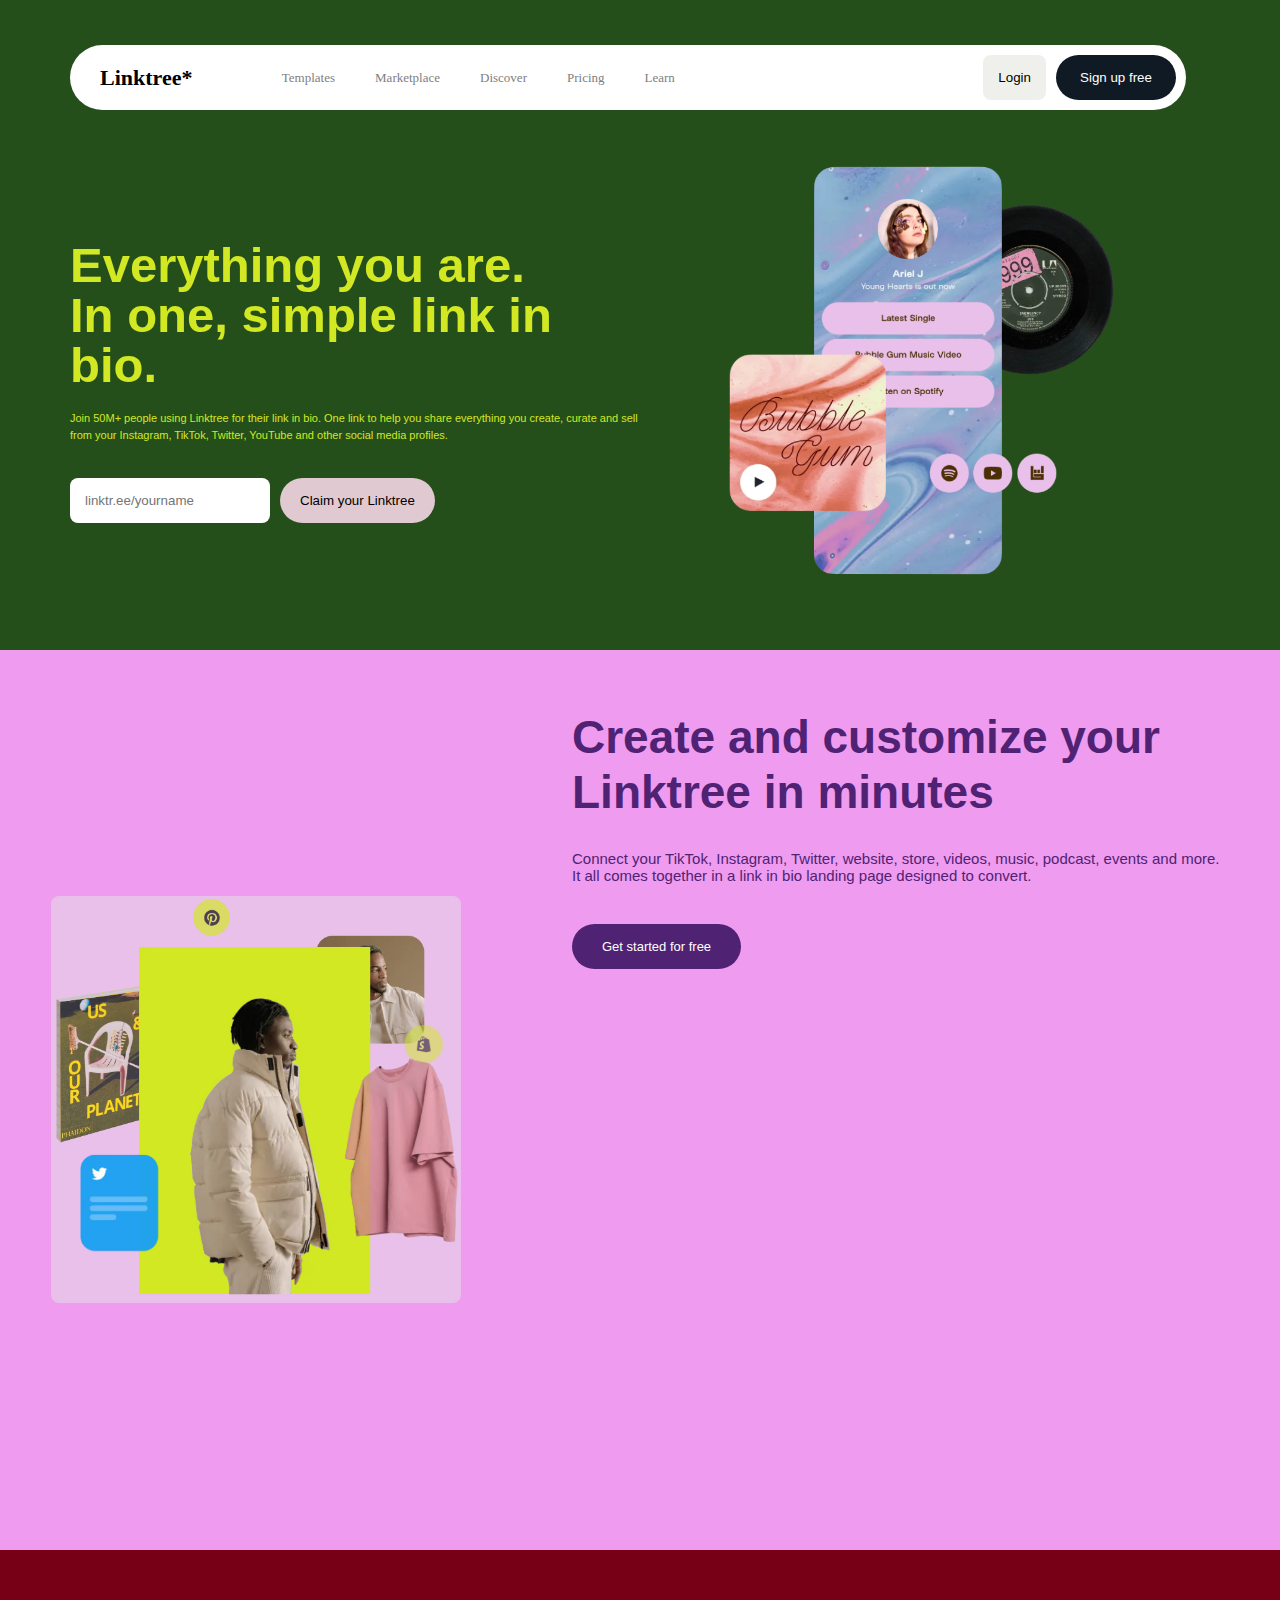
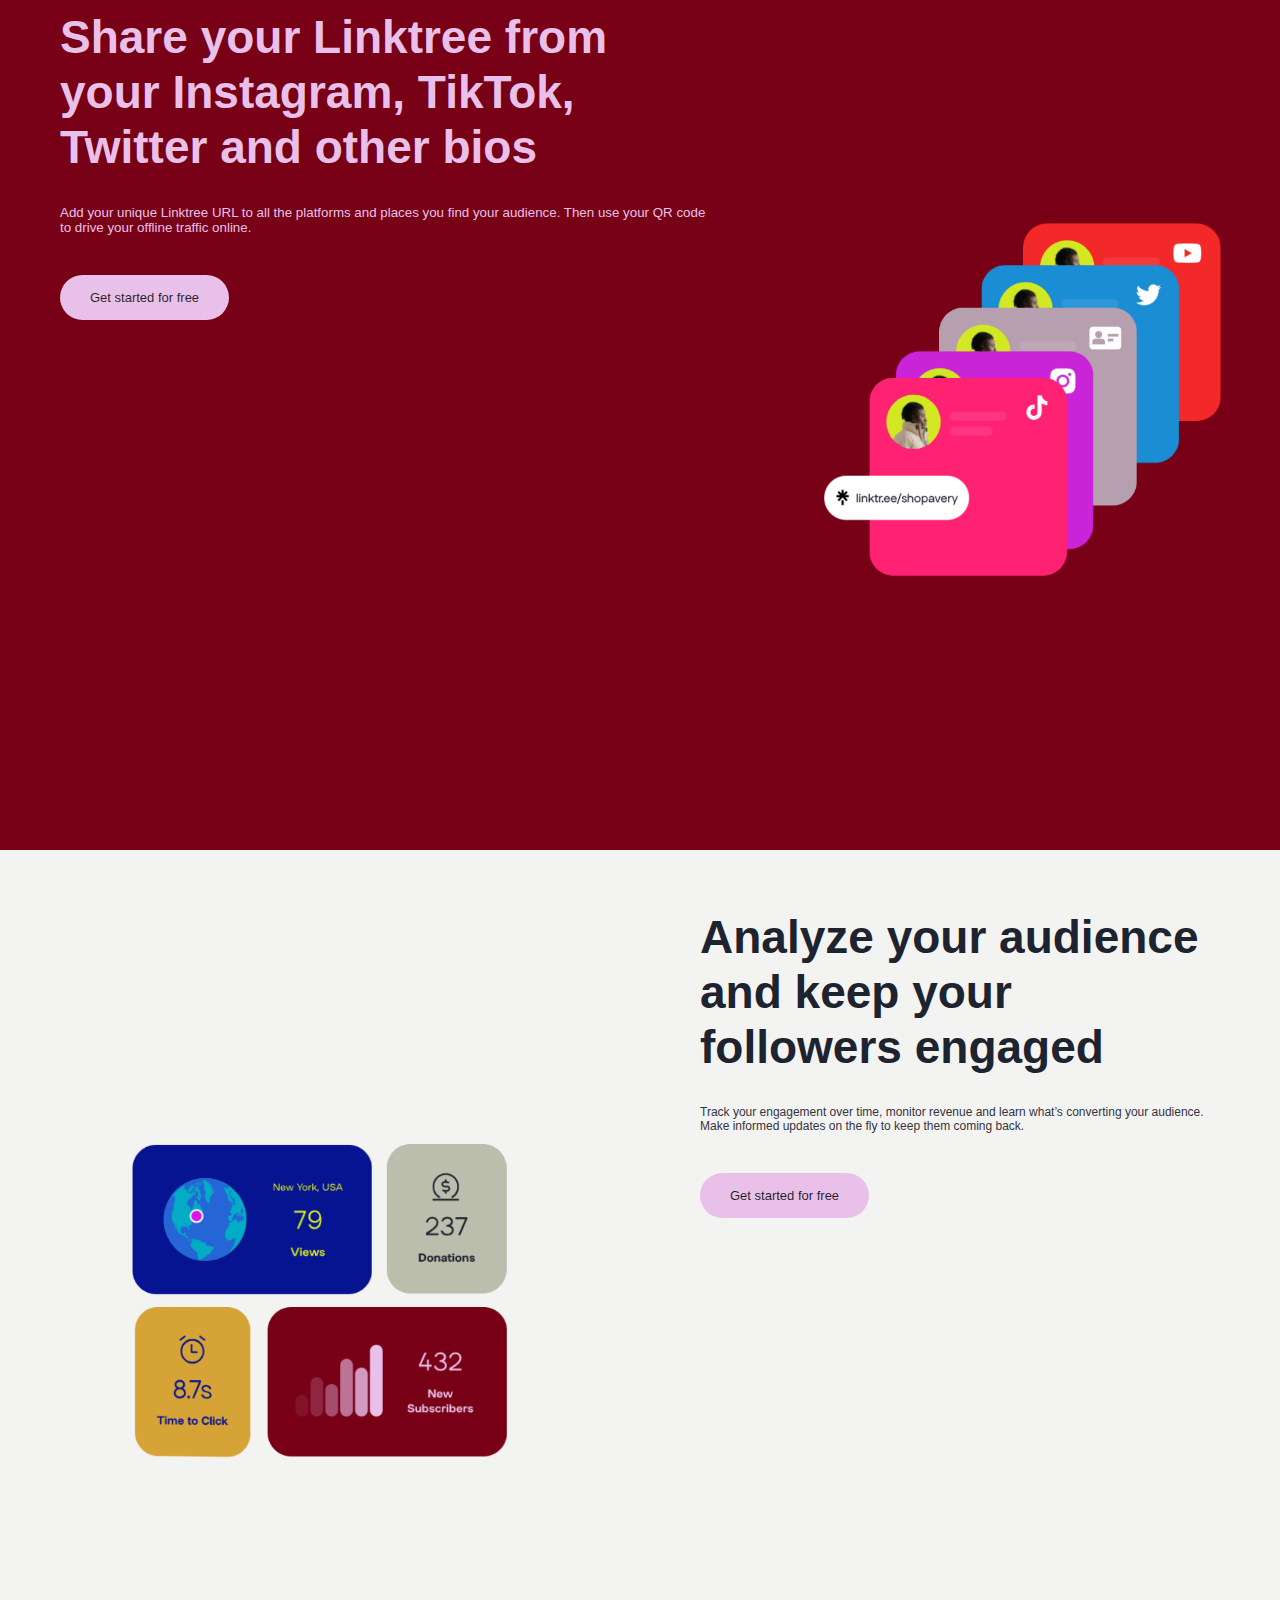
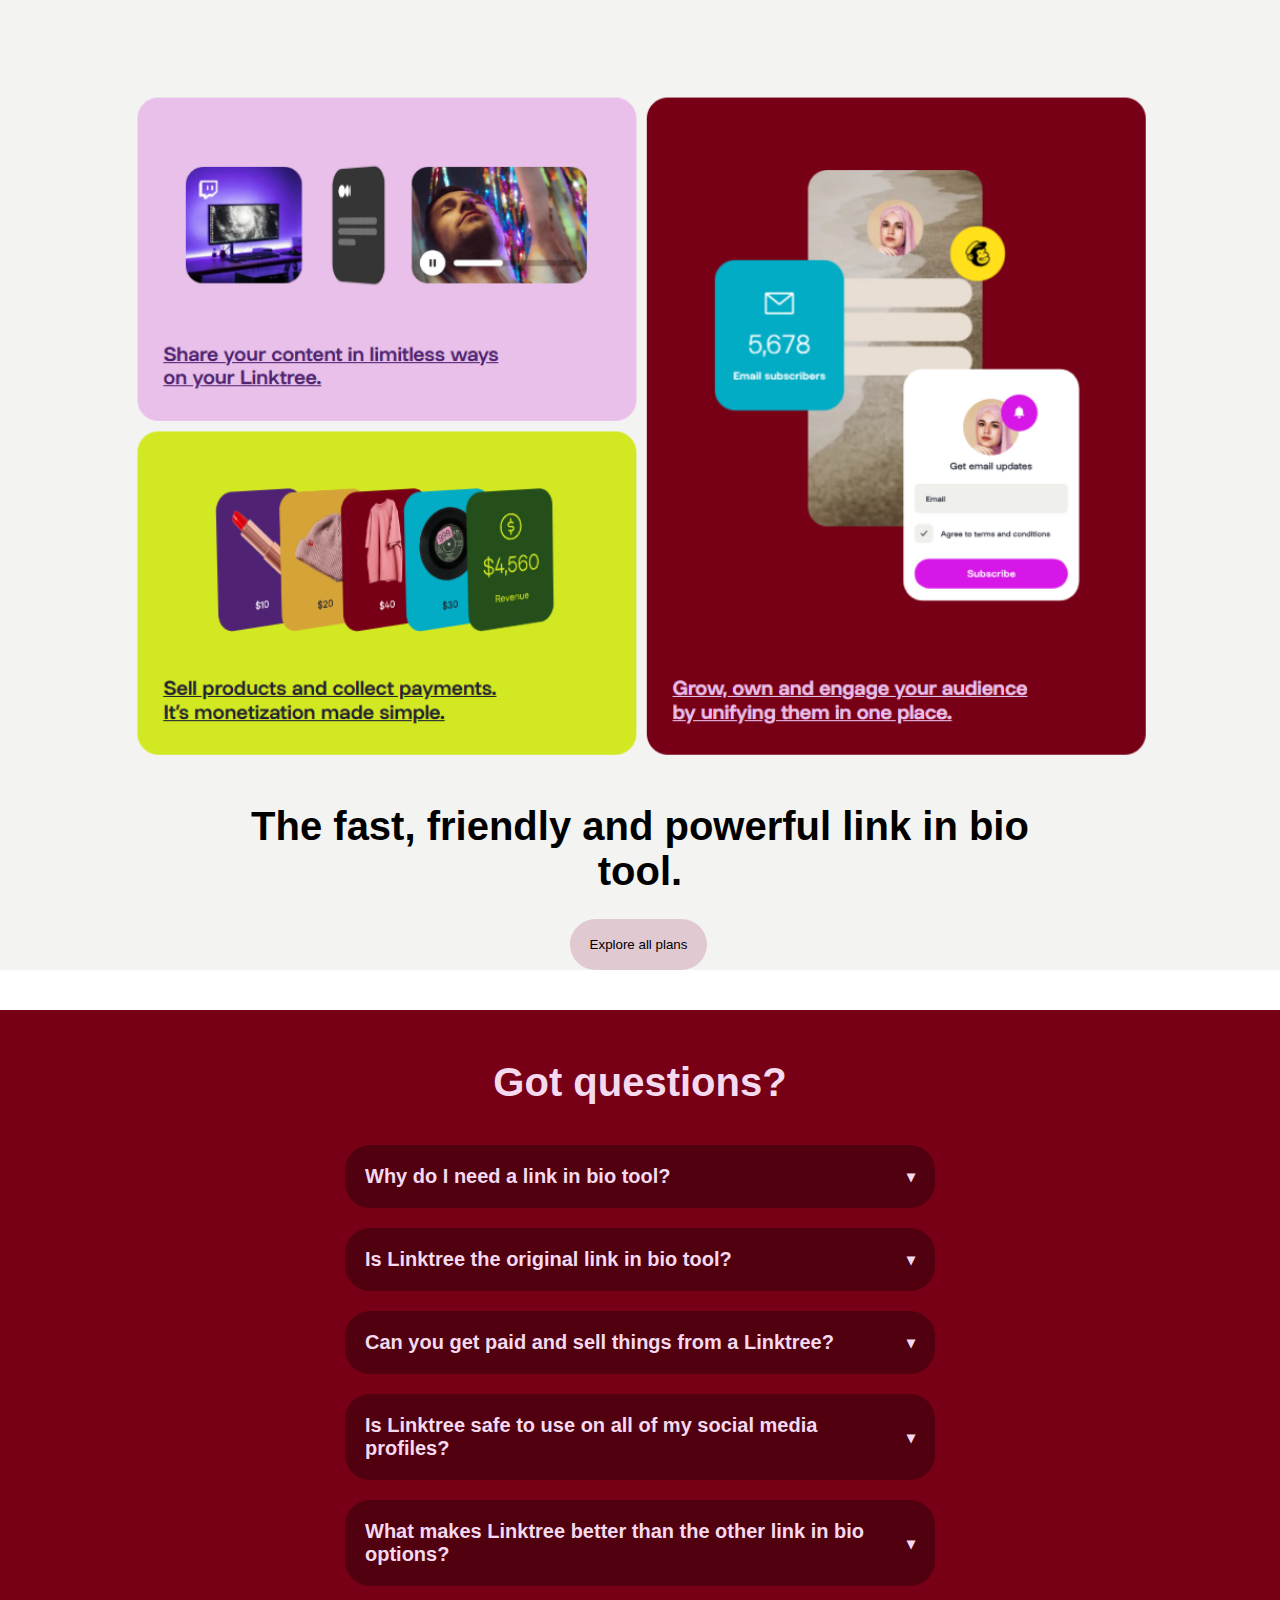
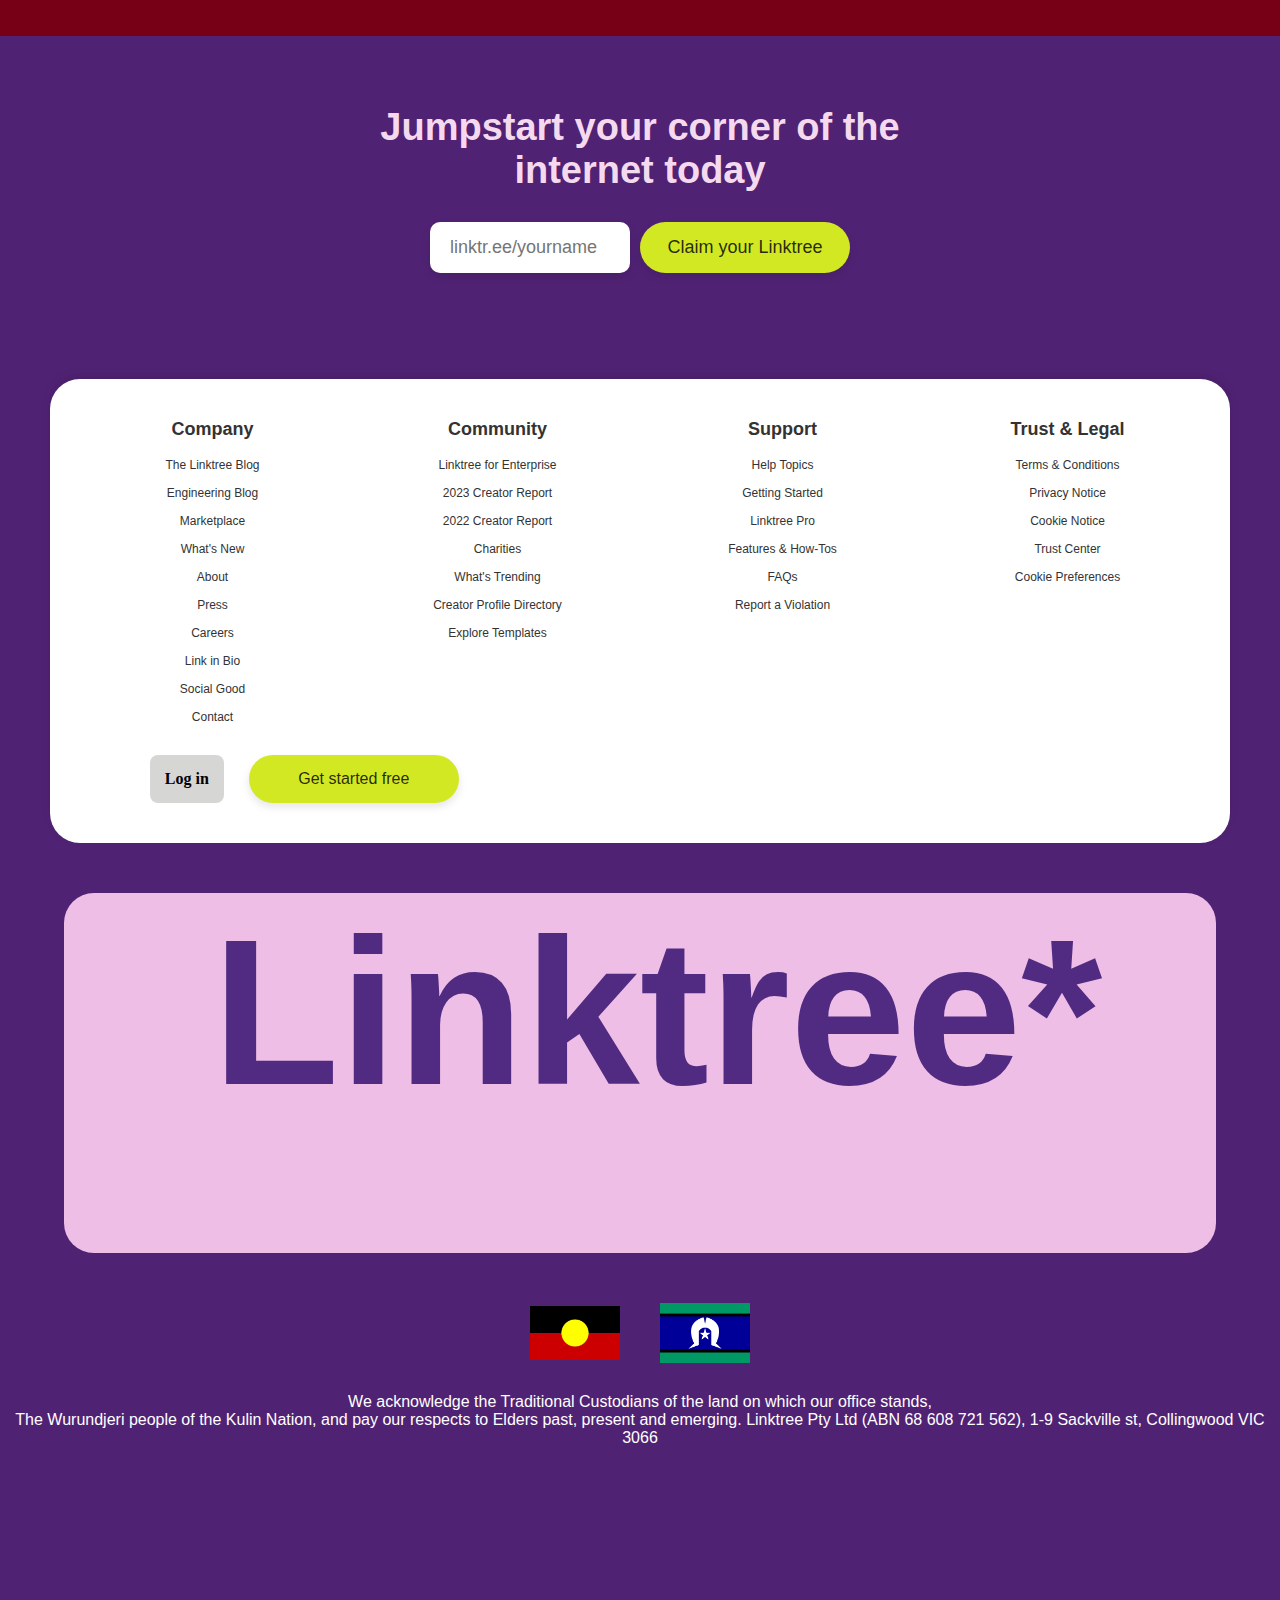
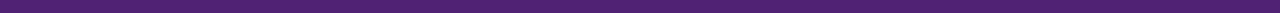
<file: index.html>
<!DOCTYPE html>
<html lang="en">
  <head>
    <meta charset="UTF-8" />
    <meta name="viewport" content="width=device-width, initial-scale=1.0" />
    <title>Linktree Clone</title>
    <link rel="stylesheet" href="style.css" />
  </head>
  <body>
    <div class="container">
      <header>
        <div class="logo">
          <h1>Linktree*</h1>
        </div>
        <nav>
          <ul>
            <li><a href="#">Templates</a></li>
            <li><a href="#">Marketplace</a></li>
            <li><a href="#" class="hover-link">Discover</a></li>
            <li><a href="#">Pricing</a></li>
            <li><a href="#">Learn</a></li>
          </ul>
        </nav>
        <div class="auth-buttons">
          <button class="login"><a href="login.html">Login</button></a>
          <button class="signup"><a href="signup.html" class="sign">Sign up free</button></a>
        </div>
      </header>
      <main>
        <div class="content">
          <h2>Everything you are.<br />In one, simple link in bio.</h2>
          <p>
            Join 50M+ people using Linktree for their link in bio. One link to
            help you share everything you create, curate and sell from your
            Instagram, TikTok, Twitter, YouTube and other social media profiles.
          </p>
          <div class="cta">
            <input type="text" placeholder="linktr.ee/yourname" />
            <button class="claim">Claim your Linktree</button>
          </div>
        </div>
        <div class="preview card">
          <img src="Screenshot (7).png" alt="Profile" class="profile" />
          <img src="Screenshot (8).png" alt="Profile" class="profile" />
          <img src="Screenshot (9).png" alt="Profile" class="profile" />
          <img src="Screenshot (10).png" alt="Profile" class="profile" />
          <img src="Screenshot (11).png" alt="Profile" class="profile" />
          </div>
        </div>
      </main>

     
    </div>
<div class="container2">
    <div class="left-section">
      <img src="Screenshot (14).png" alt="Sample" class="sample-image" />
    </div>
    <div class="right-section">
      <h1>Create and customize your Linktree in minutes</h1>
      <p>
        Connect your TikTok, Instagram, Twitter, website, store, videos, music,
        podcast, events and more. It all comes together in a link in bio landing
        page designed to convert.
      </p>
      <a href="#" class="get-started-btn">Get started for free</a>
    </div>
  </div>

  <div class="container2 container3">
    <div class="right-section">
        <h1>Share your Linktree from your Instagram, TikTok, Twitter and other bios</h1>
        <p>Add your unique Linktree URL to all the platforms and places you find your audience. Then use your QR code to drive your offline traffic online.</p>
        <a href="#" class="get-started-btn">Get started for free</a>
    </div>
    <div class="left-section">
        <img src="Screenshot (15).png" alt="Sample" class="sample-image">
    </div>
</div>


<div class="container2 container4">
  <div class="left-section">
    <img src="Screenshot (16).png" alt="Sample" class="sample-image" style="width: 60%;">
</div>
  <div class="right-section">
      <h1>Analyze your audience and keep your followers engaged</h1>
      <p>Track your engagement over time, monitor revenue and learn what’s converting your audience. Make informed
          updates on the fly to keep them coming back.</p>
      <a href="#" class="get-started-btn">Get started for free</a>
  </div>
</div>

<div class="container4">
 <img src="Screenshot (26).png" alt="img" style="width: 80%; margin-left: 10%; margin-top: -5%;">

 <h1 style="text-align: center; font-size: 40px; margin-top: 3%;">The fast, friendly and powerful link in bio <br>tool.</h1>
 <button class="claim" style="margin-left: 44.5%; margin-top: 2%;  padding: 18px 20px;
 background-color: #e0c9d0;
 border: none;
 cursor: pointer;
 color: black;
 border-radius: 50px;">Explore all plans</button>
</div>


<div class="faq-container">
  <h1>Got questions?</h1>
  <div class="accordion">
      <div class="accordion-item">
          <button class="accordion-button">Why do I need a link in bio tool?
              <span class="arrow">&#9662;</span>
          </button>
          <div class="accordion-content">
              <p>A link in bio tool allows you to share multiple links on platforms like Instagram, where only one link is allowed in the bio.</p>
          </div>
      </div>
      <div class="accordion-item">
          <button class="accordion-button">Is Linktree the original link in bio tool?
              <span class="arrow">&#9662;</span>
          </button>
          <div class="accordion-content">
              <p>Linktree is one of the first and most popular link in bio tools, but there are now many other alternatives available.</p>
          </div>
      </div>
      <div class="accordion-item">
          <button class="accordion-button">Can you get paid and sell things from a Linktree?
              <span class="arrow">&#9662;</span>
          </button>
          <div class="accordion-content">
              <p>Yes, Linktree allows you to add payment links, sell products, and accept donations directly from your bio.</p>
          </div>
      </div>
      <div class="accordion-item">
          <button class="accordion-button">Is Linktree safe to use on all of my social media profiles?
              <span class="arrow">&#9662;</span>
          </button>
          <div class="accordion-content">
              <p>Linktree is safe to use and is compatible with all major social media platforms, including Instagram, TikTok, and more.</p>
          </div>
      </div>
      <div class="accordion-item">
          <button class="accordion-button">What makes Linktree better than the other link in bio options?
              <span class="arrow">&#9662;</span>
          </button>
          <div class="accordion-content">
              <p>Linktree offers extensive customization options, analytics, and integrations, making it a robust choice for businesses and creators.</p>
          </div>
      </div>
  </div>
</div>

<div class="cta-container">
  <h1>Jumpstart your corner of the <br>internet today</h1>
  <div class="cta-form">
      <input type="text" class="cta-input" placeholder="linktr.ee/yourname">
      <button class="cta-button">Claim your Linktree</button>
  </div>

  <footer class="footer">
    <div class="footer-container">
        <div class="footer-column">
            <h3>Company</h3>
            <ul>
                <li><a href="#">The Linktree Blog</a></li>
                <li><a href="#">Engineering Blog</a></li>
                <li><a href="#">Marketplace</a></li>
                <li><a href="#">What's New</a></li>
                <li><a href="#">About</a></li>
                <li><a href="#">Press</a></li>
                <li><a href="#">Careers</a></li>
                <li><a href="#">Link in Bio</a></li>
                <li><a href="#">Social Good</a></li>
                <li><a href="#">Contact</a></li>
            </ul>
        </div>
        <div class="footer-column">
            <h3>Community</h3>
            <ul>
                <li><a href="#">Linktree for Enterprise</a></li>
                <li><a href="#">2023 Creator Report</a></li>
                <li><a href="#">2022 Creator Report</a></li>
                <li><a href="#">Charities</a></li>
                <li><a href="#">What's Trending</a></li>
                <li><a href="#">Creator Profile Directory</a></li>
                <li><a href="#">Explore Templates</a></li>
            </ul>
        </div>
        <div class="footer-column">
            <h3>Support</h3>
            <ul>
                <li><a href="#">Help Topics</a></li>
                <li><a href="#">Getting Started</a></li>
                <li><a href="#">Linktree Pro</a></li>
                <li><a href="#">Features & How-Tos</a></li>
                <li><a href="#">FAQs</a></li>
                <li><a href="#">Report a Violation</a></li>
            </ul>
        </div>
        <div class="footer-column">
            <h3>Trust & Legal</h3>
            <ul>
                <li><a href="#">Terms & Conditions</a></li>
                <li><a href="#">Privacy Notice</a></li>
                <li><a href="#">Cookie Notice</a></li>
                <li><a href="#">Trust Center</a></li>
                <li><a href="#">Cookie Preferences</a></li>
            </ul>
        </div>
    </div>

    <div class="footer-container">
        <div class="footer-buttons">
            <a href="#" class="button login-btn">Log in</a>
            <a href="#" class="button cta-button">Get started free</a>
        </div>
    </div>
    </div>
</footer>


<div class="logo-container">
  <div class="lastpage-logo">
      <h1>Linktree*</h1>
  </div>
  <div class="flagimg">
  <img src="flag1.webp" alt="flag1" >
  <img src="flag2.webp" alt="flag2" >
</div>
  <p>We acknowledge the Traditional Custodians of the land on which our office stands,<br>The Wurundjeri people of the Kulin Nation, and pay our respects to Elders past, present and emerging. Linktree Pty Ltd (ABN 68 608 721 562), 1-9 Sackville st, Collingwood VIC 3066</p>
</div>

    <script>
      document.querySelectorAll('.accordion-button').forEach(button => {
    button.addEventListener('click', () => {
        const accordionItem = button.parentElement;

        accordionItem.classList.toggle('active');

        const accordionContent = button.nextElementSibling;
        if (accordionItem.classList.contains('active')) {
            accordionContent.style.maxHeight = accordionContent.scrollHeight + 'px';
        } else {
            accordionContent.style.maxHeight = 0;
        }
    });
});

      var myIndex = 0;
      carousel();
      
      function carousel() {
        var i;
        var x = document.getElementsByClassName("profile");
        for (i = 0; i < x.length; i++) {
          x[i].style.display = "none";  
        }
        myIndex++;
        if (myIndex > x.length) {myIndex = 1}    
        x[myIndex-1].style.display = "block";  
        setTimeout(carousel, 2000);
      }

   </script>
      
  </body>
</html>
</file>
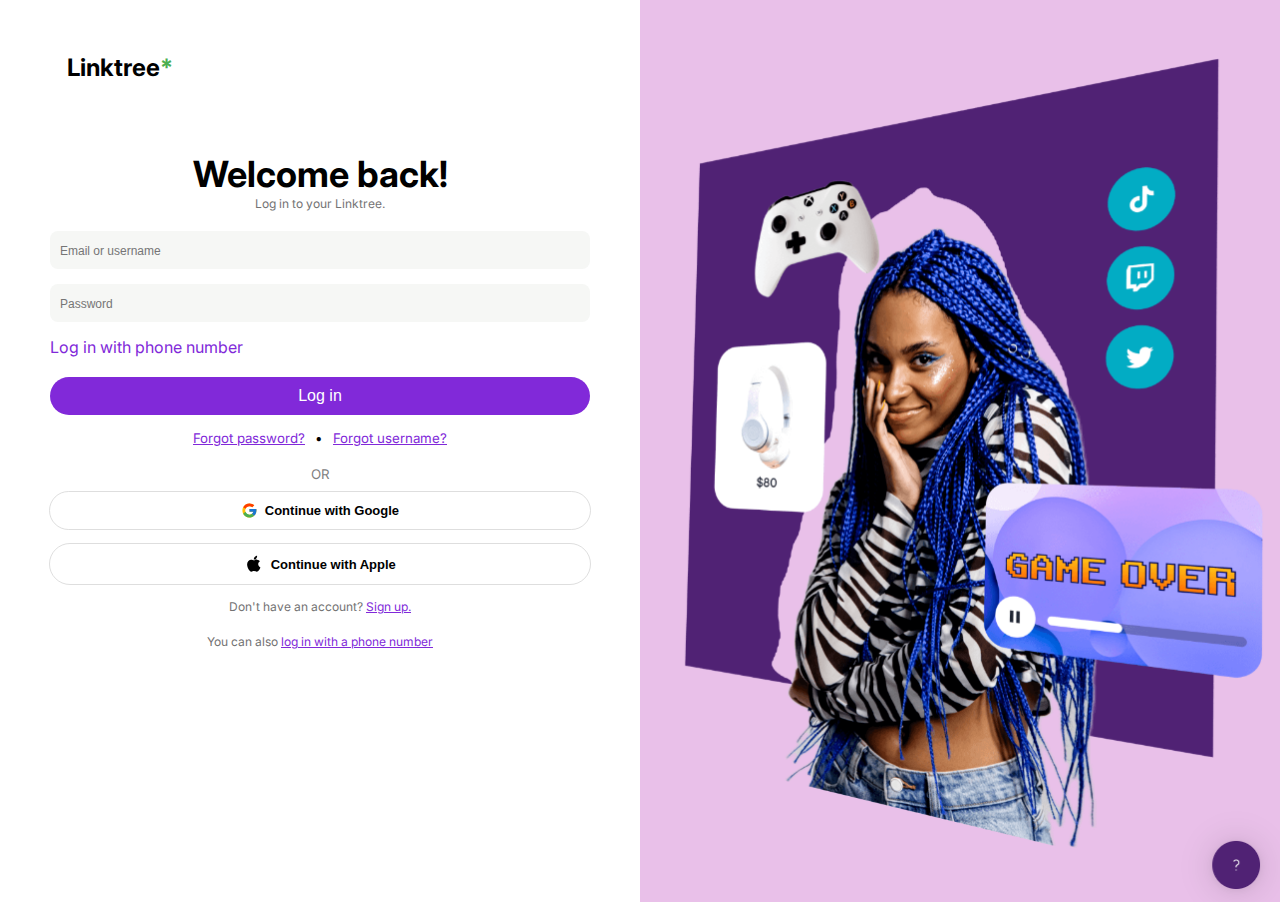
<file: login.html>
<!DOCTYPE html>
<html lang="en">
  <head>
    <meta charset="UTF-8" />
    <meta name="viewport" content="width=device-width, initial-scale=1.0" />
    <title>Linktree Login</title>
    <link
      href="https://fonts.googleapis.com/css2?family=Inter:wght@400;600&display=swap"
      rel="stylesheet" />
    <link rel="stylesheet" href="login.css" />
  </head>
  <body>
    <div class="container">
      <div class="left-panel">
        <div class="logo">Linktree<span class="star">*</span></div>
        <h1>Welcome back!</h1>
        <p>Log in to your Linktree.</p>
        <form>
          <input type="text" placeholder="Email or username" />
          <input type="password" placeholder="Password" />
          <a href="#" class="login-link">Log in with phone number</a>
          <button type="submit">Log in</button>
          <div class="forgot-links">
            <a href="#">Forgot password?</a> • <a href="#">Forgot username?</a>
          </div>
          <div class="or">OR</div>
          <button class="google">
            <svg
              stroke="currentColor"
              fill="currentColor"
              stroke-width="0"
              version="1.1"
              x="0px"
              y="0px"
              class="google-icon"
              viewBox="0 0 48 48"
              height="1.3em"
              width="1.3em"
              xmlns="http://www.w3.org/2000/svg">
              <path
                fill="#FFC107"
                d="M43.611,20.083H42V20H24v8h11.303c-1.649,4.657-6.08,8-11.303,8c-6.627,0-12-5.373-12-12
        c0-6.627,5.373-12,12-12c3.059,0,5.842,1.154,7.961,3.039l5.657-5.657C34.046,6.053,29.268,4,24,4C12.955,4,4,12.955,4,24
        c0,11.045,8.955,20,20,20c11.045,0,20-8.955,20-20C44,22.659,43.862,21.35,43.611,20.083z"></path>
              <path
                fill="#FF3D00"
                d="M6.306,14.691l6.571,4.819C14.655,15.108,18.961,12,24,12c3.059,0,5.842,1.154,7.961,3.039l5.657-5.657
        C34.046,6.053,29.268,4,24,4C16.318,4,9.656,8.337,6.306,14.691z"></path>
              <path
                fill="#4CAF50"
                d="M24,44c5.166,0,9.86-1.977,13.409-5.192l-6.19-5.238C29.211,35.091,26.715,36,24,36
        c-5.202,0-9.619-3.317-11.283-7.946l-6.522,5.025C9.505,39.556,16.227,44,24,44z"></path>
              <path
                fill="#1976D2"
                d="M43.611,20.083H42V20H24v8h11.303c-0.792,2.237-2.231,4.166-4.087,5.571
        c0.001-0.001,0.002-0.001,0.003-0.002l6.19,5.238C36.971,39.205,44,34,44,24C44,22.659,43.862,21.35,43.611,20.083z"></path>
            </svg>
            Continue with Google
          </button>
          <button class="apple">
            <svg
              stroke="currentColor"
              fill="currentColor"
              stroke-width="0"
              class="apple-icon"
              viewBox="0 0 1024 1024"
              height="1.5em"
              width="1.5em"
              xmlns="http://www.w3.org/2000/svg">
              <path
                d="M747.4 535.7c-.4-68.2 30.5-119.6 92.9-157.5-34.9-50-87.7-77.5-157.3-82.8-65.9-5.2-138 38.4-164.4 38.4-27.9 0-91.7-36.6-141.9-36.6C273.1 298.8 163 379.8 163 544.6c0 48.7 8.9 99 26.7 150.8 23.8 68.2 109.6 235.3 199.1 232.6 46.8-1.1 79.9-33.2 140.8-33.2 59.1 0 89.7 33.2 141.9 33.2 90.3-1.3 167.9-153.2 190.5-221.6-121.1-57.1-114.6-167.2-114.6-170.7zm-105.1-305c50.7-60.2 46.1-115 44.6-134.7-44.8 2.6-96.6 30.5-126.1 64.8-32.5 36.8-51.6 82.3-47.5 133.6 48.4 3.7 92.6-21.2 129-63.7z"></path>
            </svg>
            Continue with Apple
          </button>
          <p>
            Don't have an account?
            <a href="signup.html" class="phone-login"> Sign up.</a>
          </p>
          <p>
            You can also
            <a href="" class="phone-login"> log in with a phone number</a>
          </p>
        </form>
      </div>
      <div class="right-panel">
        <img src="loginpage-img.png" alt="Image description" />
      </div>
    </div>
  </body>
</html>
</file>
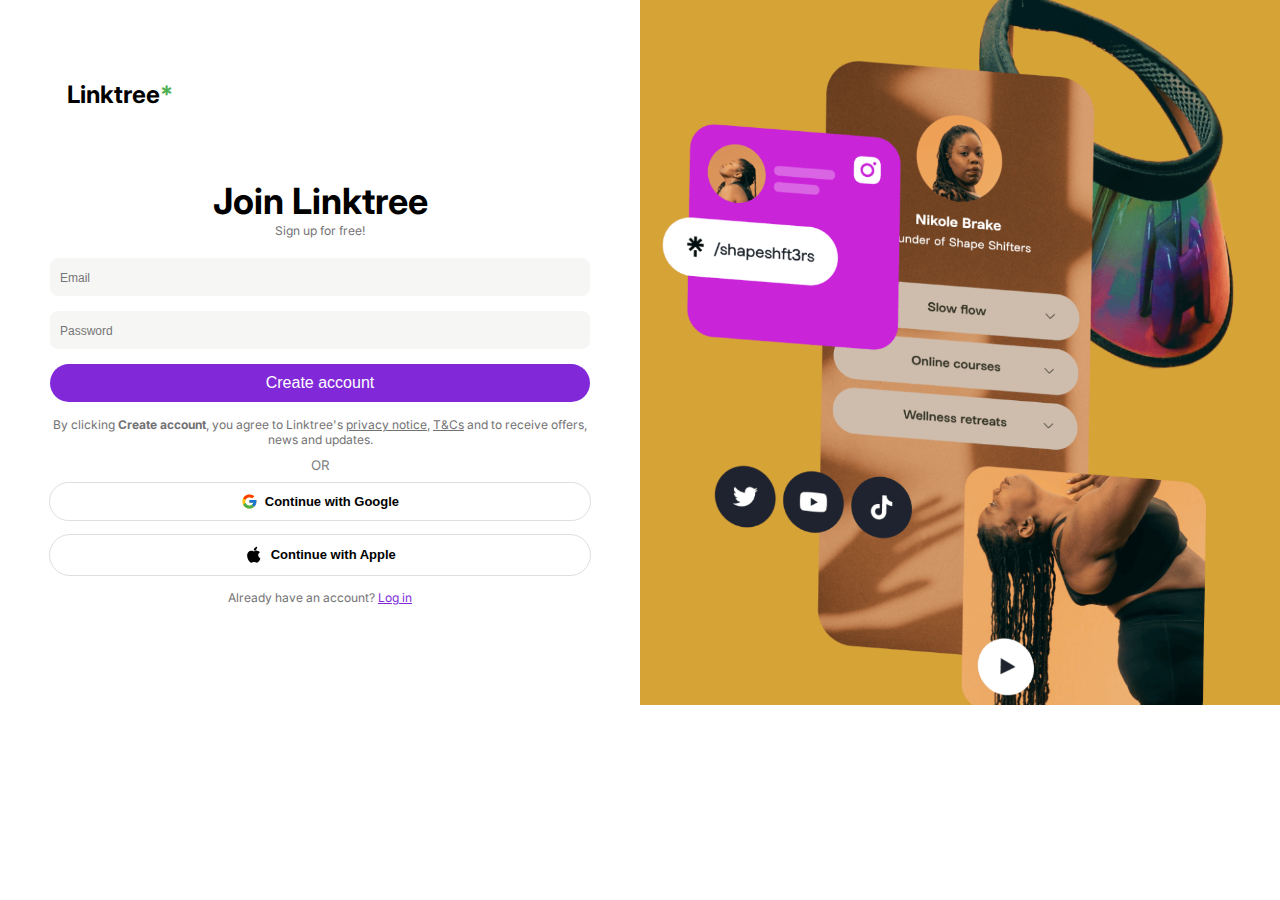
<file: signup.html>
<!DOCTYPE html>
<html lang="en">
  <head>
    <meta charset="UTF-8" />
    <meta name="viewport" content="width=device-width, initial-scale=1.0" />
    <title>Linktree Login</title>
    <link rel="stylesheet" href="login.css" />
    <link
      href="https://fonts.googleapis.com/css2?family=Inter:wght@400;600&display=swap"
      rel="stylesheet" />
  </head>
  <body>
    <div class="container">
      <div class="left-panel">
        <div class="logo" style="margin-top: 0">
          Linktree<span class="star">*</span>
        </div>
        <h1>Join Linktree</h1>
        <p>Sign up for free!</p>
        <form>
          <input type="text" placeholder="Email" />
          <input type="password" placeholder="Password" />
          <button type="submit">Create account</button>
          <div class="forgot-links">
            <p>
              By clicking <b>Create account</b>, you agree to Linktree's
              <u>privacy notice</u>, <u>T&Cs</u> and to receive offers, news and
              updates.
            </p>
          </div>
          <div class="or" style="margin-top: -30px">OR</div>
          <button class="google">
            <svg
              stroke="currentColor"
              fill="currentColor"
              stroke-width="0"
              version="1.1"
              x="0px"
              y="0px"
              class="google-icon"
              viewBox="0 0 48 48"
              height="1.3em"
              width="1.3em"
              xmlns="http://www.w3.org/2000/svg">
              <path
                fill="#FFC107"
                d="M43.611,20.083H42V20H24v8h11.303c-1.649,4.657-6.08,8-11.303,8c-6.627,0-12-5.373-12-12
        c0-6.627,5.373-12,12-12c3.059,0,5.842,1.154,7.961,3.039l5.657-5.657C34.046,6.053,29.268,4,24,4C12.955,4,4,12.955,4,24
        c0,11.045,8.955,20,20,20c11.045,0,20-8.955,20-20C44,22.659,43.862,21.35,43.611,20.083z"></path>
              <path
                fill="#FF3D00"
                d="M6.306,14.691l6.571,4.819C14.655,15.108,18.961,12,24,12c3.059,0,5.842,1.154,7.961,3.039l5.657-5.657
        C34.046,6.053,29.268,4,24,4C16.318,4,9.656,8.337,6.306,14.691z"></path>
              <path
                fill="#4CAF50"
                d="M24,44c5.166,0,9.86-1.977,13.409-5.192l-6.19-5.238C29.211,35.091,26.715,36,24,36
        c-5.202,0-9.619-3.317-11.283-7.946l-6.522,5.025C9.505,39.556,16.227,44,24,44z"></path>
              <path
                fill="#1976D2"
                d="M43.611,20.083H42V20H24v8h11.303c-0.792,2.237-2.231,4.166-4.087,5.571
        c0.001-0.001,0.002-0.001,0.003-0.002l6.19,5.238C36.971,39.205,44,34,44,24C44,22.659,43.862,21.35,43.611,20.083z"></path>
            </svg>
            Continue with Google
          </button>
          <button class="apple">
            <svg
              stroke="currentColor"
              fill="currentColor"
              stroke-width="0"
              class="apple-icon"
              viewBox="0 0 1024 1024"
              height="1.5em"
              width="1.5em"
              xmlns="http://www.w3.org/2000/svg">
              <path
                d="M747.4 535.7c-.4-68.2 30.5-119.6 92.9-157.5-34.9-50-87.7-77.5-157.3-82.8-65.9-5.2-138 38.4-164.4 38.4-27.9 0-91.7-36.6-141.9-36.6C273.1 298.8 163 379.8 163 544.6c0 48.7 8.9 99 26.7 150.8 23.8 68.2 109.6 235.3 199.1 232.6 46.8-1.1 79.9-33.2 140.8-33.2 59.1 0 89.7 33.2 141.9 33.2 90.3-1.3 167.9-153.2 190.5-221.6-121.1-57.1-114.6-167.2-114.6-170.7zm-105.1-305c50.7-60.2 46.1-115 44.6-134.7-44.8 2.6-96.6 30.5-126.1 64.8-32.5 36.8-51.6 82.3-47.5 133.6 48.4 3.7 92.6-21.2 129-63.7z"></path>
            </svg>
            Continue with Apple
          </button>
          <p>
            Already have an account?
            <a href="login.html" class="phone-login"> Log in </a>
          </p>
        </form>
      </div>
      <div class="right-panel">
        <img src="Screenshot (6).png" alt="Image description" />
      </div>
    </div>
  </body>
</html>
</file>
<file: style.css>
* {
  margin: 0;
  padding: 0;
  box-sizing: border-box;
}

html,
body {
  width: 100%;
  height: 100%;

  font-family: "Link Sans", "Arial Black", "Arial", "sans-serif";
}

.container {
  width: 100%;
  padding: 20px;
  background-color: #254f1a;
}

header {
  display: flex;
  justify-content: space-between;
  align-items: center;
  padding: 10px;
  background-color: white;
  border-radius: 50px;
  width: 90%;
  margin-left: 50px;
  margin-top: 25px;
}

.logo h1 {
  font-size: 22px;
  color: black;
  margin-left: 20px;
  font-weight: 600;
  font-family: "Times New Roman", Times, serif;
}

nav {
  margin-left: -20%;
}

nav ul {
  list-style: none;
  display: flex;
  gap: 20px;
}

a {
  text-decoration: none;
  color: black;
}
nav a {
  text-decoration: none;
  color: gray;
  text-align: left;
  font-size: 13px;
  line-height: 40px;
  padding: 0 10px;
  font-family: Georgia, "Times New Roman", Times, serif;
  display: inline-block;
}

nav a:hover {
  background-color: rgba(182, 180, 180, 0.238);
  width: 100%;
  border-radius: 5px;
}

.auth-buttons {
  display: flex;
  gap: 10px;
  color: white !important;
}

.auth-buttons .login,
.auth-buttons .signup {
  padding: 15px;
  border: none;
  cursor: pointer;
}

.auth-buttons .login:hover {
  background-color: rgba(220, 220, 220, 0.759);
}
.auth-buttons .signup:hover {
  background-color: rgba(14, 14, 14, 0.485);
}

.auth-buttons .login {
  background-color: #eff0ec;
  color: black;
  border-radius: 8px;
}

.auth-buttons .sign {
  text-decoration: none;
  color: white;
}

.auth-buttons .signup {
  background-color: #101a24;
  color: white !important;
  width: 120px;
  border-radius: 50px;
}

main {
  display: flex;
  justify-content: space-between;
  padding: 50px;
}

.content {
  max-width: 50%;
  color: #d2e823;
  line-height: 50px;
  margin-top: 80px;
}

.content h2 {
  font-size: 49px;
  margin: 0 0 20px;
}

.content p {
  font-size: 11px;
  line-height: 1.5;
}

.cta {
  display: flex;
  gap: 10px;
  margin-top: 35px;
}

.cta input {
  padding: 15px;
  border: none;
  width: 200px;
  border-radius: 8px;
}

.cta .claim {
  padding: 10px 20px;
  background-color: #e0c9d0;
  border: none;
  cursor: pointer;
  color: black;
  border-radius: 50px;
}

.preview {
  transition: opacity 2s ease-in-out;
  animation: zigzagRotateFixed 15s infinite ease-in-out;
}

@keyframes zigzagRotateFixed {
  0% {
    transform: translateX(0) translateY(0) rotate(0deg);
  }
  20% {
    transform: translateX(10px) translateY(10px) rotate(15deg);
  }
  40% {
    transform: translateX(-10px) translateY(-10px) rotate(-15deg);
  }
  60% {
    transform: translateX(10px) translateY(-10px) rotate(15deg);
  }
  80% {
    transform: translateX(-10px) translateY(10px) rotate(-15deg);
  }
  100% {
    transform: translateX(0) translateY(0) rotate(0deg);
  }
}
.preview img {
  width: 70%;
  margin-left: 80px;
}

.profile {
  display: none;
}

.container2 {
  display: flex;
  width: 100%;
  height: 100%;
  background-color: #ef9aeffc;
}

.left-section {
  width: 40%;
  display: flex;
  align-items: center;
  justify-content: center;
}

.sample-image {
  max-width: 80%;
  height: auto;
  border-radius: 8px;
}

.right-section {
  width: 60%;
  padding: 60px;
}

.right-section h1 {
  font-size: 46px;
  line-height: 1.2;
  color: #502274;
  margin-bottom: 30px;
}

.right-section p {
  font-size: 15px;
  color: #502274;
  margin-bottom: 40px;
}

.container2 .get-started-btn {
  display: inline-block;
  padding: 15px 30px;
  background-color: #502274;
  color: white;
  font-size: 13px;
  border-radius: 50px;
  text-decoration: none;
  font-family: Arial, Helvetica, sans-serif;
}

.container3 {
  background-color: #780016;
}

.container3 .right-section h1 {
  color: #e9c0e9;
}

.container3 .right-section p {
  color: #e9c0e9;
  font-size: smaller;
}
.container4 {
  background-color: #f3f3f1;
}

.container4 .left-section {
  width: 50%;
}
.container4 .right-section {
  width: 50%;
}

.container4 .right-section h1 {
  color: #1e2330;
}

.container4 .right-section p {
  color: #35343e;
  font-size: 12px;
}

.container3 .get-started-btn {
  background-color: #e9c0e9;
  color: rgba(0, 0, 0, 0.847);
  font-family: Arial, Helvetica, sans-serif;
}

.container4 .get-started-btn {
  background-color: #e9c0e9;
  color: rgba(0, 0, 0, 0.847);
  font-family: Arial, Helvetica, sans-serif;
}

.faq-container {
  margin-top: 40px;
  padding: 50px;
  width: 100%;
  text-align: center;
  background-color: #780016;
}

.faq-container h1 {
  font-size: 40px;
  font-weight: bold;
  margin-bottom: 40px;
  color: #f4d9ef;
}

.accordion {
  display: flex;
  flex-direction: column;
  align-items: center;
  justify-content: center;
  gap: 20px;
  width: 50%;
  margin-left: 25%;
}

.accordion-item {
  background-color: #51000f;
  border-radius: 25px;
  overflow: hidden;
}

.accordion-button {
  width: 100%;
  padding: 20px;
  text-align: left;
  background: none;
  border: none;
  color: #f4d9ef;
  font-size: 20px;
  font-weight: bold;
  cursor: pointer;
  outline: none;
  transition: background-color 0.3s ease;
  position: relative;
  display: flex;
  justify-content: space-between;
  align-items: center;
}

.accordion-button:hover {
  background-color: #5e0010;
}

.accordion-content {
  max-height: 0;
  overflow: hidden;
  background-color: #5e0010;
  transition: max-height 0.3s ease;
  padding-left: 20px;
  padding-right: 20px;
}

.accordion-content p {
  padding: 20px 0;
  margin: 0;
  color: #f4d9ef;
}

.accordion-item.active .accordion-content {
  max-height: 200px;
}

.accordion-item.active .accordion-button .arrow {
  transform: rotate(180deg);
}

.arrow {
  font-size: 16px;
  transition: transform 0.3s ease;
}

.cta-container {
  text-align: center;
  padding: 50px;
  background-color: #502274;
}

.cta-container h1 {
  font-size: 38px;
  font-weight: bold;
  color: #f4d9ef;
  margin-bottom: 30px;
  margin-top: 20px;
}

.cta-form {
  display: flex;
  justify-content: center;
  gap: 10px;
}

.cta-input {
  padding: 15px 20px;
  font-size: 18px;
  border-radius: 10px;
  border: none;
  width: 200px;
  background-color: #fff;
  color: rgba(0, 0, 0, 0.827);
  box-shadow: 0 4px 8px rgba(0, 0, 0, 0.1);
}

.cta-button {
  padding: 15px 20px;
  font-size: 18px;
  border-radius: 50px;
  width: 210px;
  border: none;
  background-color: #d2e823;
  color: rgba(0, 0, 0, 0.827);
  cursor: pointer;
  box-shadow: 0 4px 8px rgba(0, 0, 0, 0.1);
  transition: background-color 0.3s ease;
}

.cta-button:hover {
  background-color: #b5c72d;
}

.footer {
  margin-top: 9%;
  background-color: #ffffff;
  padding: 40px 20px;
  color: #333333;
  width: 100%;
  height: 100%;
  box-shadow: 0px -4px 10px rgba(0, 0, 0, 0.1);
  border-radius: 30px;
}

.footer-container {
  display: flex;
  justify-content: space-between;
  margin: 0 auto;
  flex-wrap: wrap;
}

.footer-column {
  flex: 1;
  min-width: 200px;
  margin-bottom: 20px;
}

.footer-column h3 {
  font-size: 18px;
  font-weight: 600;
  margin-bottom: 15px;
}

.footer-column ul {
  list-style: none;
  padding: 0;
}

.footer-column ul li {
  margin-bottom: 10px;
}

.footer-column ul li a {
  text-decoration: none;
  color: #333333;
  font-weight: 400;
  font-size: 12px;
  font-family: "Segoe UI", Tahoma, Geneva, Verdana, sans-serif;
}

.footer-buttons {
  display: flex;
  margin-left: 7%;
  gap: 25px;
}

.footer-buttons .button {
  padding: 14px;
  border-radius: 50px;
  font-size: 16px;
  text-decoration: none;
  text-align: center;
  border: 1px solid transparent;
}

.footer-buttons .login-btn {
  background-color: #d6d6d5;
  color: black;
  border-radius: 8px;
  font-weight: 600;
  font-family: "Times New Roman", Times, serif;
}

.footer-buttons .signup-btn {
  background-color: #d9f40f;
  color: rgba(0, 0, 0, 0.712);
}

.logo-container {
  background-color: #502274;
  width: 100%;
  height: 80%;
}

.lastpage-logo {
  background-color: #eebee7;
  border-radius: 30px;
  width: 90%;
  height: 50%;
  margin-left: 5%;
}
.lastpage-logo h1 {
  font-family: "Inter", sans-serif;
  font-weight: 600;
  font-size: 13rem;
  color: #512b82;
  text-align: center;
  margin-left: 3%;
}

.flagimg {
  display: flex;
  align-items: center;
  justify-content: center;
  gap: 40px;
  margin: 50px;
}

.logo-container img {
  width: 90px;
}

.logo-container p {
  color: white;
  font-family: Arial, Helvetica, sans-serif;
  text-align: center;
  margin-top: -20px;
}
</file>
<file: login.css>
* {
  margin: 0;
  padding: 0;
  box-sizing: border-box;
}

body {
  width: 100%;
  height: 100%;
  font-family: "Inter", sans-serif;
}

.container {
  display: flex;
  width: 100%;
}

.left-panel {
  width: 50%;
  padding: 50px;
  display: flex;
  flex-direction: column;
  justify-content: center;
  align-items: center;
  background-color: #fff;
}

.logo {
  font-size: 24px;
  font-weight: bold;
  margin-left: -400px;
  margin-top: -180px;
}

.star {
  color: #4caf50;
}

h1 {
  font-size: 36px;
  margin-top: 70px;
}

p {
  font-size: 12px;
  margin-bottom: 20px;
  color: #737273;
  text-align: center;
}

form {
  width: 100%;
  display: flex;
  flex-direction: column;
}

input {
  margin-bottom: 15px;
  padding: 10px;
  font-size: 16px;
  border-radius: 8px;
  border: none;
  outline: none;
  background-color: #f6f7f5;
}

input:hover {
  outline: 1.5px solid rgba(128, 128, 128, 0.737);
}
input:focus {
  outline: 1.5px solid rgba(0, 0, 0, 0.855);
}

input::placeholder {
  font-size: 12px;
}

.login-link {
  align-self: flex-start;
  margin-bottom: 20px;
  text-decoration: none;
  color: #8129d9;
}

button {
  padding: 10px;
  font-size: 16px;
  border: none;
  border-radius: 5px;
  margin-bottom: 15px;
  cursor: pointer;
}
button[type="submit"]:hover {
  background-color: #4b0592 !important;
}

button[type="submit"] {
  background-color: #8129d9;
  color: #fff;
  border-radius: 20px;
}

.google,
.apple {
  display: flex;
  justify-content: center;
  align-items: center;
  background-color: #ffffffc2;
  outline: 0.5px solid #cccccca5;
  font-weight: 600;
  font-size: 13px;
  gap: 7px;
  border-radius: 50px;
}

.google:hover {
  outline: 0;
  background-color: white;
}
.apple:hover {
  outline: 0;
  background-color: white;
}

.forgot-links {
  display: flex;
  gap: 10px;
  align-items: center;
  justify-content: center;
  margin-bottom: 20px;
  font-size: smaller;
}

.forgot-links a {
  color: #8129d9;
}

.or {
  text-align: center;
  margin-bottom: 10px;
  color: gray;
  font-size: smaller;
}

.phone-login {
  text-align: center;
  margin-top: 20px;
  color: #8129d9;
}

.right-panel {
  width: 50%;
}

.right-panel img {
  width: 100%;
  height: 100%;
}
</file>
